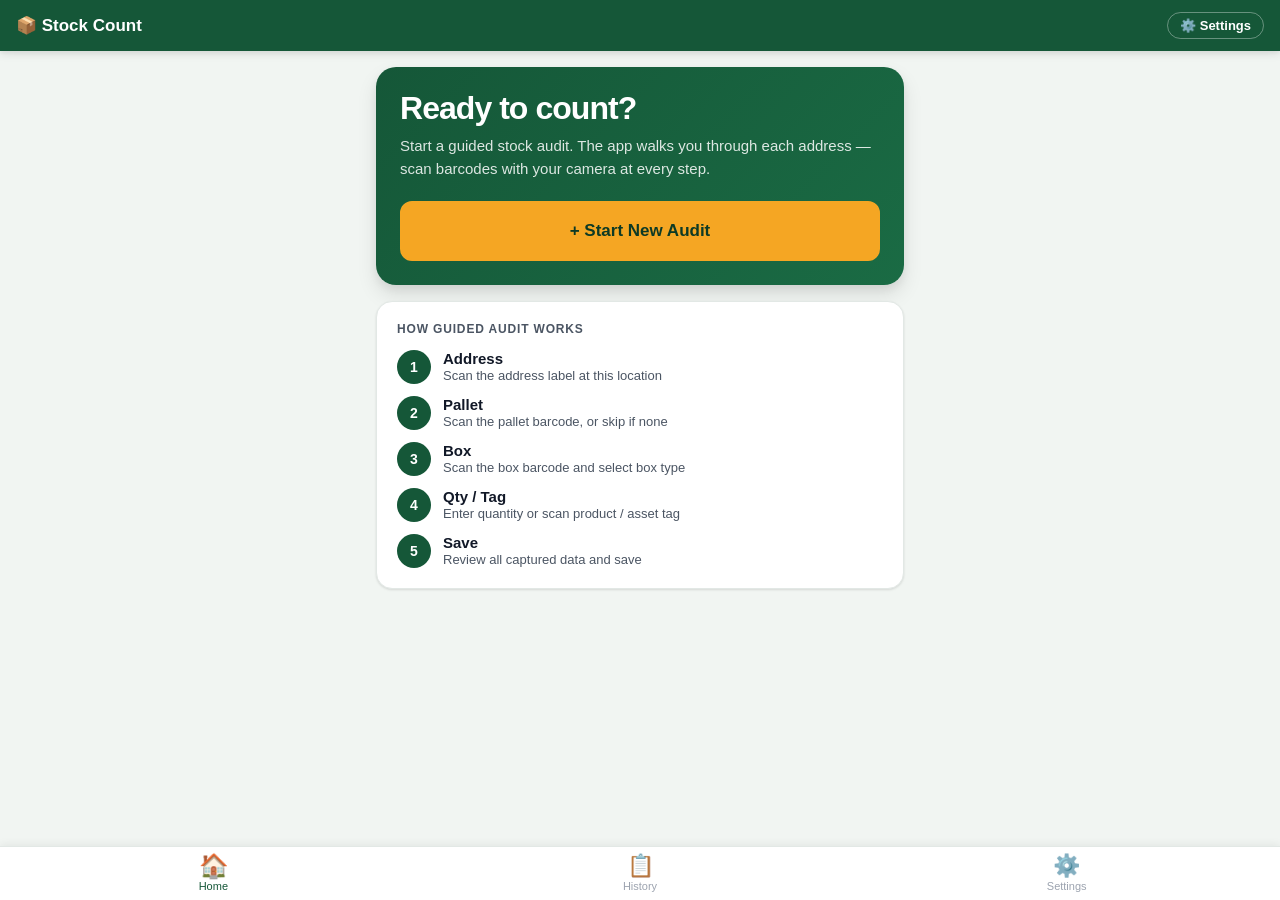
<file: index.html>
<!DOCTYPE html>
<html lang="en">
<head>
  <meta charset="UTF-8">
  <meta name="viewport" content="width=device-width, initial-scale=1.0, user-scalable=no">
  <meta name="apple-mobile-web-app-capable" content="yes">
  <meta name="apple-mobile-web-app-status-bar-style" content="default">
  <meta name="theme-color" content="#155738">
  <meta name="description" content="Redivivis guided stock count — scan addresses, pallets, boxes and assets step by step.">
  <title>Stock Count · Redivivis</title>
  <link rel="manifest" href="manifest.json">
  <link rel="stylesheet" href="css/styles.css">
</head>
<body>
  <div id="app">
    <div class="splash">
      <div class="splash-logo">
        <span class="splash-icon">📦</span>
        <span class="splash-name">Stock Count</span>
        <span class="splash-brand">Redivivis</span>
      </div>
    </div>
  </div>

  <div class="toast-container" id="toast-container" aria-live="polite" aria-atomic="true"></div>

  <script src="js/storage.js"></script>
  <script src="js/camera.js"></script>
  <script src="js/app.js"></script>
</body>
</html>
</file>
<file: css/styles.css>
/* ============================================================
   REDIVIVIS STOCK COUNT — Design System
   ============================================================ */

/* --- Reset & Custom Properties --- */
*, *::before, *::after { box-sizing: border-box; margin: 0; padding: 0; }

:root {
  /* Brand */
  --brand:        #155738;
  --brand-dark:   #0d3a25;
  --brand-light:  #1a6b44;
  --accent:       #F5A623;
  --accent-dark:  #d4891a;

  /* Status */
  --success:  #22c55e;
  --warning:  #f59e0b;
  --error:    #ef4444;
  --info:     #3b82f6;

  /* Neutrals */
  --bg:          #f1f5f2;
  --surface:     #ffffff;
  --surface-2:   #f8faf9;
  --border:      #e2e8e5;
  --border-2:    #cbd5d0;

  /* Text */
  --text-1:  #111827;
  --text-2:  #4b5563;
  --text-3:  #9ca3af;
  --text-inv: #ffffff;

  /* Spacing */
  --sp-1: 4px;   --sp-2: 8px;   --sp-3: 12px;
  --sp-4: 16px;  --sp-5: 20px;  --sp-6: 24px;
  --sp-8: 32px;  --sp-10: 40px; --sp-12: 48px;

  /* Radius */
  --r-sm: 8px;   --r-md: 12px;  --r-lg: 16px;
  --r-xl: 20px;  --r-full: 9999px;

  /* Shadows */
  --sh-sm: 0 1px 3px rgba(0,0,0,.07), 0 1px 2px rgba(0,0,0,.05);
  --sh-md: 0 4px 8px rgba(0,0,0,.08), 0 2px 4px rgba(0,0,0,.05);
  --sh-lg: 0 10px 20px rgba(0,0,0,.1), 0 4px 8px rgba(0,0,0,.06);

  /* Typography */
  --font: -apple-system, BlinkMacSystemFont, 'Segoe UI', Roboto, Helvetica, Arial, sans-serif;
  --mono: 'SF Mono', 'Cascadia Code', 'Courier New', monospace;

  /* Safe areas */
  --safe-t: env(safe-area-inset-top,    0px);
  --safe-b: env(safe-area-inset-bottom, 0px);
}

/* --- Base --- */
html { height: 100%; font-size: 16px; }

body {
  height: 100%;
  font-family: var(--font);
  background: var(--bg);
  color: var(--text-1);
  -webkit-font-smoothing: antialiased;
  overscroll-behavior: none;
}

#app { min-height: 100vh; display: flex; flex-direction: column; }

img, video { max-width: 100%; display: block; }

a { color: inherit; text-decoration: none; }

button { font-family: var(--font); }

/* ============================================================
   SPLASH SCREEN
   ============================================================ */
.splash {
  min-height: 100vh;
  display: flex;
  align-items: center;
  justify-content: center;
  background: var(--brand);
}
.splash-logo {
  display: flex;
  flex-direction: column;
  align-items: center;
  gap: var(--sp-2);
  color: white;
  animation: splashIn .5s ease both;
}
.splash-icon  { font-size: 3.5rem; line-height: 1; }
.splash-name  { font-size: 1.75rem; font-weight: 800; letter-spacing: -.03em; }
.splash-brand { font-size: .9rem; opacity: .6; text-transform: uppercase; letter-spacing: .12em; }

@keyframes splashIn {
  from { opacity: 0; transform: translateY(20px) scale(.95); }
  to   { opacity: 1; transform: none; }
}

/* ============================================================
   LAYOUT SHELL
   ============================================================ */

/* --- App Header --- */
.app-header {
  position: sticky;
  top: 0;
  z-index: 50;
  background: var(--brand);
  color: white;
  padding: calc(var(--safe-t) + var(--sp-3)) var(--sp-4) var(--sp-3);
  display: flex;
  align-items: center;
  gap: var(--sp-3);
  box-shadow: var(--sh-md);
}
.header-back {
  width: 40px; height: 40px;
  border-radius: var(--r-full);
  border: none;
  background: rgba(255,255,255,.12);
  color: white;
  font-size: 1.25rem;
  cursor: pointer;
  display: flex; align-items: center; justify-content: center;
  flex-shrink: 0;
  transition: background .15s;
}
.header-back:hover { background: rgba(255,255,255,.22); }
.header-title { flex: 1; font-size: 1.0625rem; font-weight: 700; }
.header-action {
  border: 1.5px solid rgba(255,255,255,.35);
  background: transparent;
  color: white;
  border-radius: var(--r-full);
  padding: 5px var(--sp-3);
  font-size: .8125rem;
  font-weight: 600;
  cursor: pointer;
  white-space: nowrap;
  transition: background .15s;
}
.header-action:hover { background: rgba(255,255,255,.12); }

/* --- Bottom Nav --- */
.bottom-nav {
  position: fixed;
  bottom: 0; left: 0; right: 0;
  background: var(--surface);
  border-top: 1px solid var(--border);
  display: flex;
  padding-bottom: var(--safe-b);
  z-index: 50;
  box-shadow: 0 -2px 8px rgba(0,0,0,.06);
}
.nav-btn {
  flex: 1;
  border: none;
  background: none;
  cursor: pointer;
  display: flex;
  flex-direction: column;
  align-items: center;
  gap: 3px;
  padding: var(--sp-2) var(--sp-1);
  color: var(--text-3);
  font-size: .6875rem;
  font-weight: 500;
  transition: color .15s;
  -webkit-tap-highlight-color: transparent;
}
.nav-btn .nav-icon { font-size: 1.375rem; line-height: 1; }
.nav-btn.active { color: var(--brand); }
.nav-btn.active .nav-icon { transform: scale(1.08); }

/* --- Page Content --- */
.page {
  flex: 1;
  padding: var(--sp-4);
  padding-bottom: calc(72px + var(--safe-b) + var(--sp-4));
  display: flex;
  flex-direction: column;
  gap: var(--sp-4);
  max-width: 560px;
  width: 100%;
  margin: 0 auto;
}
.page.no-nav { padding-bottom: var(--sp-4); }
.page.flush  { padding: 0; gap: 0; }

/* ============================================================
   FADE IN
   ============================================================ */
.fade-in { animation: fadeIn .22s ease both; }
@keyframes fadeIn {
  from { opacity: 0; transform: translateY(6px); }
  to   { opacity: 1; transform: none; }
}

/* ============================================================
   TYPOGRAPHY
   ============================================================ */
.h1 { font-size: 1.75rem; font-weight: 800; letter-spacing: -.03em; line-height: 1.15; }
.h2 { font-size: 1.375rem; font-weight: 700; letter-spacing: -.02em; line-height: 1.25; }
.h3 { font-size: 1.0625rem; font-weight: 700; line-height: 1.35; }
.label {
  font-size: .75rem; font-weight: 600;
  text-transform: uppercase; letter-spacing: .07em;
  color: var(--text-2);
}
.hint { font-size: .8125rem; color: var(--text-2); line-height: 1.5; }

/* ============================================================
   CARDS
   ============================================================ */
.card {
  background: var(--surface);
  border-radius: var(--r-lg);
  border: 1px solid var(--border);
  padding: var(--sp-5);
  box-shadow: var(--sh-sm);
}
.card.card-sm { padding: var(--sp-4); border-radius: var(--r-md); }
.card.card-flush { padding: 0; overflow: hidden; }

/* ============================================================
   BUTTONS
   ============================================================ */
.btn {
  display: inline-flex;
  align-items: center;
  justify-content: center;
  gap: var(--sp-2);
  padding: 0 var(--sp-5);
  min-height: 52px;
  border-radius: var(--r-md);
  font-size: 1rem;
  font-weight: 700;
  font-family: var(--font);
  cursor: pointer;
  border: 2px solid transparent;
  transition: filter .15s, transform .1s, background .15s, border-color .15s;
  white-space: nowrap;
  -webkit-tap-highlight-color: transparent;
  text-decoration: none;
}
.btn:active:not(:disabled) { transform: scale(.97); }
.btn:disabled { opacity: .45; cursor: not-allowed; }
.btn-full  { width: 100%; }
.btn-lg    { min-height: 60px; font-size: 1.0625rem; }
.btn-sm    { min-height: 40px; font-size: .875rem; padding: 0 var(--sp-4); }
.btn-icon  { font-size: 1.1rem; }

.btn-primary  { background: var(--brand);   color: white; border-color: var(--brand); }
.btn-primary:hover:not(:disabled)  { filter: brightness(1.1); }

.btn-accent   { background: var(--accent);  color: var(--brand-dark); border-color: var(--accent); }
.btn-accent:hover:not(:disabled)   { filter: brightness(1.05); }

.btn-success  { background: var(--success); color: white; border-color: var(--success); }
.btn-success:hover:not(:disabled)  { filter: brightness(1.05); }

.btn-danger   { background: var(--error);   color: white; border-color: var(--error); }
.btn-danger:hover:not(:disabled)   { filter: brightness(1.08); }

.btn-outline  { background: transparent; color: var(--brand); border-color: var(--brand); }
.btn-outline:hover:not(:disabled)  { background: var(--brand); color: white; }

.btn-ghost {
  background: var(--surface-2);
  color: var(--text-2);
  border-color: var(--border-2);
}
.btn-ghost:hover:not(:disabled) { background: var(--border); }

/* Toggle Pair */
.btn-toggle-pair { display: flex; gap: var(--sp-2); }
.btn-toggle-pair .btn { flex: 1; }
.btn-toggle-pair .btn.selected {
  background: var(--brand);
  color: white;
  border-color: var(--brand);
}
.btn-toggle-pair .btn:not(.selected) {
  background: var(--surface-2);
  color: var(--text-2);
  border-color: var(--border-2);
}

/* ============================================================
   FORMS
   ============================================================ */
.form-group { display: flex; flex-direction: column; gap: var(--sp-1); }

.form-label {
  font-size: .875rem;
  font-weight: 600;
  color: var(--brand);
  display: flex;
  align-items: center;
  gap: var(--sp-1);
}
.form-label .req { color: var(--error); font-size: .75rem; }

.form-input {
  width: 100%;
  min-height: 52px;
  padding: var(--sp-3) var(--sp-4);
  border: 2px solid var(--border-2);
  border-radius: var(--r-md);
  font-size: 1rem;
  font-family: var(--font);
  color: var(--text-1);
  background: var(--surface-2);
  transition: border-color .15s, background .15s;
  appearance: none;
}
.form-input:focus {
  outline: none;
  border-color: var(--brand);
  background: white;
}
.form-input.filled {
  border-color: var(--success);
  background: #f0fdf4;
}
.form-input.placeholder-text {
  color: var(--text-3);
  font-style: italic;
}

/* Select */
.form-select {
  background-image: url("data:image/svg+xml,%3Csvg xmlns='http://www.w3.org/2000/svg' viewBox='0 0 24 24' fill='none' stroke='%236b7280' stroke-width='2'%3E%3Cpath d='M6 9l6 6 6-6'/%3E%3C/svg%3E");
  background-repeat: no-repeat;
  background-position: right 14px center;
  background-size: 18px;
  padding-right: 40px;
  cursor: pointer;
}

.form-hint { font-size: .8125rem; color: var(--text-2); }

/* ============================================================
   STEP PROGRESS BAR
   ============================================================ */
.step-bar-wrap {
  background: var(--surface);
  border-bottom: 1px solid var(--border);
  padding: var(--sp-3) var(--sp-4);
}
.step-meta {
  display: flex;
  justify-content: space-between;
  align-items: center;
  margin-bottom: var(--sp-2);
}
.step-meta-label { font-size: .8125rem; font-weight: 600; color: var(--text-2); }
.step-meta-count { font-size: .8125rem; font-weight: 700; color: var(--brand); }

.step-track {
  height: 7px;
  background: var(--border);
  border-radius: var(--r-full);
  overflow: hidden;
  margin-bottom: var(--sp-3);
}
.step-fill {
  height: 100%;
  background: linear-gradient(90deg, var(--brand-light), var(--brand));
  border-radius: var(--r-full);
  transition: width .3s ease;
}

.step-dots { display: flex; gap: var(--sp-2); }
.step-dot {
  flex: 1;
  height: 30px;
  border-radius: var(--r-sm);
  display: flex;
  align-items: center;
  justify-content: center;
  font-size: .75rem;
  font-weight: 700;
  transition: background .2s, color .2s;
}
.step-dot.done    { background: var(--success);     color: white; }
.step-dot.active  { background: var(--brand);        color: white; box-shadow: 0 0 0 3px rgba(21,87,56,.2); }
.step-dot.pending { background: var(--border);       color: var(--text-3); }

/* ============================================================
   STATS GRID
   ============================================================ */
.stats-grid {
  display: grid;
  grid-template-columns: repeat(2, 1fr);
  gap: var(--sp-2);
}
@media (min-width: 480px) { .stats-grid { grid-template-columns: repeat(3, 1fr); } }

.stat-card {
  background: var(--surface);
  border-radius: var(--r-md);
  border: 1px solid var(--border);
  padding: var(--sp-3) var(--sp-4);
  box-shadow: var(--sh-sm);
}
.stat-val {
  font-size: 2rem;
  font-weight: 900;
  line-height: 1;
  color: var(--brand);
  margin-bottom: 3px;
}
.stat-val.accent  { color: var(--accent-dark); }
.stat-val.warn    { color: var(--warning); }
.stat-val.err     { color: var(--error); }
.stat-val.ok      { color: var(--success); }
.stat-lbl { font-size: .8125rem; color: var(--text-2); font-weight: 500; line-height: 1.3; }

/* ============================================================
   CAMERA
   ============================================================ */
.camera-wrap {
  position: relative;
  background: #111;
  border-radius: var(--r-lg);
  overflow: hidden;
  aspect-ratio: 4/3;
}
.camera-video {
  width: 100%;
  height: 100%;
  object-fit: cover;
  display: block;
}
.camera-canvas { display: none; }

.camera-idle {
  position: absolute;
  inset: 0;
  display: flex;
  flex-direction: column;
  align-items: center;
  justify-content: center;
  gap: var(--sp-2);
  color: rgba(255,255,255,.55);
}
.camera-idle-icon { font-size: 2.5rem; }
.camera-idle-text { font-size: .875rem; text-align: center; padding: 0 var(--sp-5); line-height: 1.5; }

/* Scan frame overlay */
.scan-overlay {
  position: absolute;
  inset: 0;
  display: flex;
  align-items: center;
  justify-content: center;
  pointer-events: none;
}
.scan-box {
  width: 200px;
  height: 200px;
  position: relative;
}
.scan-box::before, .scan-box::after,
.scan-bl, .scan-br {
  content: '';
  position: absolute;
  width: 28px; height: 28px;
  border-color: var(--accent);
  border-style: solid;
}
.scan-box::before { top: 0; left: 0; border-width: 3px 0 0 3px; border-radius: var(--r-sm) 0 0 0; }
.scan-box::after  { top: 0; right:0; border-width: 3px 3px 0 0; border-radius: 0 var(--r-sm) 0 0; }
.scan-bl          { bottom:0; left: 0; border-width: 0 0 3px 3px; border-radius: 0 0 0 var(--r-sm); }
.scan-br          { bottom:0; right:0; border-width: 0 3px 3px 0; border-radius: 0 0 var(--r-sm) 0; }
.scan-line {
  position: absolute;
  left: 6px; right: 6px;
  height: 2px;
  background: var(--accent);
  box-shadow: 0 0 6px var(--accent);
  animation: scan 2s ease-in-out infinite;
}
@keyframes scan {
  0%, 100% { top: 6px; opacity: 1; }
  50%       { top: calc(100% - 8px); opacity: .7; }
}

.camera-status {
  position: absolute;
  bottom: var(--sp-2);
  left: var(--sp-2);
  right: var(--sp-2);
  background: rgba(0,0,0,.65);
  color: white;
  padding: var(--sp-2) var(--sp-3);
  border-radius: var(--r-sm);
  font-size: .875rem;
  text-align: center;
  backdrop-filter: blur(4px);
}

.camera-controls {
  display: flex;
  gap: var(--sp-2);
  flex-wrap: wrap;
  margin-top: var(--sp-2);
}

/* Scan status pill */
.scan-pill {
  display: flex;
  align-items: center;
  gap: var(--sp-2);
  padding: var(--sp-2) var(--sp-3);
  border-radius: var(--r-md);
  font-size: .875rem;
  font-weight: 500;
  margin-top: var(--sp-2);
}
.scan-pill.idle     { background: var(--surface-2); color: var(--text-2); border: 1px solid var(--border-2); }
.scan-pill.scanning { background: #fffbeb; color: #92400e; border: 1px solid #fde68a; }
.scan-pill.found    { background: #f0fdf4; color: #166534; border: 1px solid #bbf7d0; }
.pill-dot {
  width: 8px; height: 8px;
  border-radius: var(--r-full);
  flex-shrink: 0;
}
.idle .pill-dot     { background: var(--text-3); }
.scanning .pill-dot { background: var(--warning); animation: blink 1s ease infinite; }
.found .pill-dot    { background: var(--success); }
@keyframes blink { 0%,100%{opacity:1}50%{opacity:.3} }

/* ============================================================
   ACTIVE AUDIT BANNER
   ============================================================ */
.active-banner {
  background: linear-gradient(135deg, var(--brand) 0%, var(--brand-light) 100%);
  color: white;
  border-radius: var(--r-xl);
  padding: var(--sp-5) var(--sp-5) var(--sp-4);
  display: flex;
  flex-direction: column;
  gap: var(--sp-4);
  box-shadow: var(--sh-lg);
}
.active-banner .run-id {
  font-family: var(--mono);
  font-size: .75rem;
  opacity: .7;
  word-break: break-all;
}
.active-banner .warehouse {
  font-size: 1.5rem;
  font-weight: 800;
  letter-spacing: -.02em;
}
.active-banner .operator {
  font-size: .9375rem;
  opacity: .85;
  display: flex;
  align-items: center;
  gap: var(--sp-2);
}

/* ============================================================
   HERO CARD (home — no active audit)
   ============================================================ */
.hero-card {
  background: linear-gradient(135deg, var(--brand) 0%, var(--brand-light) 100%);
  color: white;
  border-radius: var(--r-xl);
  padding: var(--sp-6);
  display: flex;
  flex-direction: column;
  gap: var(--sp-5);
  box-shadow: var(--sh-lg);
}
.hero-title { font-size: 2rem; font-weight: 900; letter-spacing: -.03em; line-height: 1.1; }
.hero-sub   { opacity: .85; font-size: .9375rem; line-height: 1.55; }

/* ============================================================
   ADDRESS DISPLAY (in audit)
   ============================================================ */
.address-card {
  background: var(--brand);
  color: white;
  border-radius: var(--r-lg);
  padding: var(--sp-4) var(--sp-5);
  display: flex;
  align-items: center;
  gap: var(--sp-3);
}
.address-icon { font-size: 1.5rem; flex-shrink: 0; }
.address-code {
  font-size: 1.5rem;
  font-weight: 900;
  letter-spacing: -.02em;
  line-height: 1;
}
.address-confirmed {
  font-size: .8125rem;
  opacity: .75;
  margin-top: 2px;
}

/* ============================================================
   QUANTITY STEPPER
   ============================================================ */
.qty-row {
  display: flex;
  align-items: center;
  gap: var(--sp-3);
  padding: var(--sp-3) 0;
}
.qty-btn {
  width: 52px; height: 52px;
  border-radius: var(--r-full);
  border: 2px solid var(--brand);
  background: white;
  color: var(--brand);
  font-size: 1.5rem;
  font-weight: 700;
  cursor: pointer;
  display: flex; align-items: center; justify-content: center;
  flex-shrink: 0;
  transition: background .12s, color .12s;
  -webkit-tap-highlight-color: transparent;
}
.qty-btn:active { background: var(--brand); color: white; }
.qty-num {
  flex: 1;
  text-align: center;
  font-size: 2.25rem;
  font-weight: 900;
  color: var(--brand);
  border: 2px solid var(--border-2);
  border-radius: var(--r-md);
  padding: var(--sp-2) var(--sp-4);
  background: var(--surface-2);
  min-height: 64px;
  display: flex;
  align-items: center;
  justify-content: center;
}
.qty-num-input {
  width: 100%;
  text-align: center;
  font-size: 2.25rem;
  font-weight: 900;
  color: var(--brand);
  border: 2px solid var(--border-2);
  border-radius: var(--r-md);
  padding: var(--sp-2);
  background: var(--surface-2);
  min-height: 64px;
  font-family: var(--font);
  appearance: none;
}
.qty-num-input:focus { outline: none; border-color: var(--brand); background: white; }

/* ============================================================
   REVIEW ROWS (step 5)
   ============================================================ */
.review-row {
  display: flex;
  align-items: flex-start;
  gap: var(--sp-3);
  padding: var(--sp-2) 0;
  border-bottom: 1px solid var(--border);
}
.review-row:last-child { border-bottom: none; }
.review-label { font-size: .8125rem; color: var(--text-2); font-weight: 500; flex-shrink: 0; min-width: 120px; padding-top: 1px; }
.review-value { font-weight: 700; font-size: .9375rem; word-break: break-all; }
.review-value.empty { color: var(--text-3); font-weight: 500; font-style: italic; }
.review-value.flag  { color: var(--warning); }

/* ============================================================
   HISTORY LIST
   ============================================================ */
.run-row {
  background: var(--surface);
  border-radius: var(--r-md);
  border: 1px solid var(--border);
  padding: var(--sp-3) var(--sp-4);
  display: flex;
  align-items: center;
  gap: var(--sp-3);
  cursor: pointer;
  transition: border-color .15s, box-shadow .15s;
  -webkit-tap-highlight-color: transparent;
}
.run-row:hover { border-color: var(--brand); box-shadow: var(--sh-sm); }
.run-icon {
  width: 46px; height: 46px;
  border-radius: var(--r-md);
  background: var(--surface-2);
  display: flex; align-items: center; justify-content: center;
  font-size: 1.375rem;
  flex-shrink: 0;
  border: 1px solid var(--border);
}
.run-info { flex: 1; overflow: hidden; }
.run-name { font-weight: 700; font-size: .9375rem; white-space: nowrap; overflow: hidden; text-overflow: ellipsis; }
.run-meta { font-size: .8125rem; color: var(--text-2); margin-top: 2px; }

/* Status chip */
.chip {
  padding: 4px 10px;
  border-radius: var(--r-full);
  font-size: .75rem;
  font-weight: 700;
  white-space: nowrap;
  flex-shrink: 0;
}
.chip-active    { background: #dcfce7; color: #166534; }
.chip-done      { background: #eff6ff; color: #1e40af; }

/* ============================================================
   LEDGER TABLE
   ============================================================ */
.ledger-scroll { overflow-x: auto; }
.ledger {
  width: 100%;
  border-collapse: collapse;
  font-size: .8125rem;
  white-space: nowrap;
}
.ledger th {
  text-align: left;
  padding: var(--sp-2) var(--sp-3);
  background: var(--surface-2);
  font-size: .6875rem;
  font-weight: 700;
  text-transform: uppercase;
  letter-spacing: .06em;
  color: var(--text-2);
  border-bottom: 1px solid var(--border);
  position: sticky;
  top: 0;
}
.ledger td {
  padding: var(--sp-2) var(--sp-3);
  border-bottom: 1px solid var(--border);
  vertical-align: top;
  color: var(--text-1);
}
.ledger tr:hover td { background: var(--surface-2); }
.ledger .mono { font-family: var(--mono); font-size: .75rem; color: var(--text-2); }
.ledger .flag-cell { color: var(--warning); font-size: .75rem; }

/* ============================================================
   ALERTS
   ============================================================ */
.alert {
  padding: var(--sp-3) var(--sp-4);
  border-radius: var(--r-md);
  font-size: .9rem;
  display: flex;
  align-items: flex-start;
  gap: var(--sp-2);
  border-left: 4px solid;
  line-height: 1.55;
}
.alert-info    { background: #eff6ff; border-color: var(--info);    color: #1e40af; }
.alert-success { background: #f0fdf4; border-color: var(--success); color: #166534; }
.alert-warning { background: #fffbeb; border-color: var(--warning); color: #92400e; }
.alert-error   { background: #fef2f2; border-color: var(--error);   color: #991b1b; }

/* ============================================================
   TOAST
   ============================================================ */
.toast-container {
  position: fixed;
  top: calc(var(--safe-t) + 80px);
  left: var(--sp-4);
  right: var(--sp-4);
  z-index: 999;
  display: flex;
  flex-direction: column;
  gap: var(--sp-2);
  pointer-events: none;
}
.toast {
  background: #1f2937;
  color: white;
  padding: var(--sp-3) var(--sp-4);
  border-radius: var(--r-md);
  font-size: .9375rem;
  font-weight: 500;
  box-shadow: var(--sh-lg);
  display: flex;
  align-items: center;
  gap: var(--sp-2);
  animation: toastIn .25s ease both, toastOut .3s ease 2.7s both;
}
.toast.ok   { background: #15803d; }
.toast.err  { background: #b91c1c; }
.toast.warn { background: #b45309; }
@keyframes toastIn  { from{opacity:0;transform:translateY(-12px)}to{opacity:1;transform:none} }
@keyframes toastOut { to{opacity:0;transform:translateY(-8px)} }

/* ============================================================
   MODAL
   ============================================================ */
.modal-bg {
  position: fixed;
  inset: 0;
  background: rgba(0,0,0,.5);
  backdrop-filter: blur(3px);
  z-index: 200;
  display: flex;
  align-items: flex-end;
  justify-content: center;
  padding: var(--sp-4);
}
.modal-box {
  background: var(--surface);
  border-radius: var(--r-xl) var(--r-xl) var(--r-lg) var(--r-lg);
  padding: var(--sp-6);
  width: 100%;
  max-width: 520px;
  display: flex;
  flex-direction: column;
  gap: var(--sp-3);
  animation: slideUp .25s ease both;
}
@keyframes slideUp { from{transform:translateY(40px);opacity:0}to{transform:none;opacity:1} }
.modal-title { font-size: 1.1875rem; font-weight: 700; }
.modal-body  { color: var(--text-2); font-size: .9375rem; line-height: 1.6; }
.modal-btns  { display: flex; flex-direction: column; gap: var(--sp-2); margin-top: var(--sp-1); }

/* ============================================================
   SETTINGS
   ============================================================ */
.setting-row {
  display: flex;
  align-items: center;
  padding: var(--sp-4);
  gap: var(--sp-3);
  border-bottom: 1px solid var(--border);
  cursor: pointer;
  -webkit-tap-highlight-color: transparent;
  transition: background .12s;
}
.setting-row:last-child { border-bottom: none; }
.setting-row:hover { background: var(--surface-2); }
.setting-ico {
  width: 40px; height: 40px;
  border-radius: var(--r-md);
  background: var(--surface-2);
  border: 1px solid var(--border);
  display: flex; align-items: center; justify-content: center;
  font-size: 1.25rem;
  flex-shrink: 0;
}
.setting-text { flex: 1; }
.setting-name  { font-size: .9375rem; font-weight: 600; }
.setting-desc  { font-size: .8125rem; color: var(--text-2); margin-top: 1px; }
.setting-arrow { color: var(--text-3); font-size: 1.125rem; }

/* ============================================================
   EMPTY STATE
   ============================================================ */
.empty-state {
  text-align: center;
  padding: var(--sp-10) var(--sp-5);
  display: flex;
  flex-direction: column;
  align-items: center;
  gap: var(--sp-3);
}
.empty-icon  { font-size: 3rem; opacity: .4; }
.empty-title { font-size: 1.0625rem; font-weight: 600; color: var(--text-2); }
.empty-body  { font-size: .9rem; color: var(--text-3); line-height: 1.55; }

/* ============================================================
   HOW IT WORKS LIST
   ============================================================ */
.how-steps { display: flex; flex-direction: column; gap: var(--sp-3); }
.how-row {
  display: flex;
  align-items: center;
  gap: var(--sp-3);
}
.how-num {
  width: 34px; height: 34px;
  border-radius: var(--r-full);
  background: var(--brand);
  color: white;
  font-weight: 800;
  font-size: .875rem;
  display: flex; align-items: center; justify-content: center;
  flex-shrink: 0;
}
.how-info-name { font-weight: 600; font-size: .9375rem; }
.how-info-desc { font-size: .8125rem; color: var(--text-2); margin-top: 1px; }

/* ============================================================
   STEP HEADER
   ============================================================ */
.step-header {
  display: flex;
  align-items: center;
  gap: var(--sp-3);
  margin-bottom: var(--sp-1);
}
.step-num-badge {
  width: 34px; height: 34px;
  border-radius: var(--r-full);
  background: var(--brand);
  color: white;
  font-weight: 800;
  font-size: .875rem;
  display: flex; align-items: center; justify-content: center;
  flex-shrink: 0;
}
.step-title { font-size: 1.25rem; font-weight: 800; letter-spacing: -.02em; }

/* ============================================================
   DIVIDER
   ============================================================ */
.divider { height: 1px; background: var(--border); }
.or-divider {
  display: flex;
  align-items: center;
  gap: var(--sp-3);
  color: var(--text-3);
  font-size: .875rem;
}
.or-divider::before, .or-divider::after {
  content: ''; flex: 1; height: 1px; background: var(--border);
}

/* ============================================================
   RUN ID BADGE
   ============================================================ */
.run-id-badge {
  font-family: var(--mono);
  font-size: .8125rem;
  color: var(--text-2);
  background: var(--surface-2);
  border: 1px solid var(--border-2);
  border-radius: var(--r-sm);
  padding: var(--sp-2) var(--sp-3);
  word-break: break-all;
  line-height: 1.5;
}

/* ============================================================
   ACCESSIBILITY & MOTION
   ============================================================ */
:focus-visible {
  outline: 3px solid var(--brand);
  outline-offset: 2px;
  border-radius: var(--r-sm);
}

@media (prefers-reduced-motion: reduce) {
  *, *::before, *::after {
    animation-duration: .01ms !important;
    transition-duration: .01ms !important;
  }
}

.sr-only {
  position: absolute;
  width: 1px; height: 1px;
  margin: -1px; padding: 0;
  overflow: hidden;
  clip: rect(0,0,0,0);
  border: 0;
}

/* ============================================================
   SCROLLBAR
   ============================================================ */
::-webkit-scrollbar { width: 4px; height: 4px; }
::-webkit-scrollbar-track { background: transparent; }
::-webkit-scrollbar-thumb { background: var(--border-2); border-radius: 2px; }

/* ============================================================
   PRINT
   ============================================================ */
@media print {
  .bottom-nav, .header-back, .camera-wrap, .camera-controls,
  .btn:not(.no-print-hide) { display: none !important; }
}
</file>
